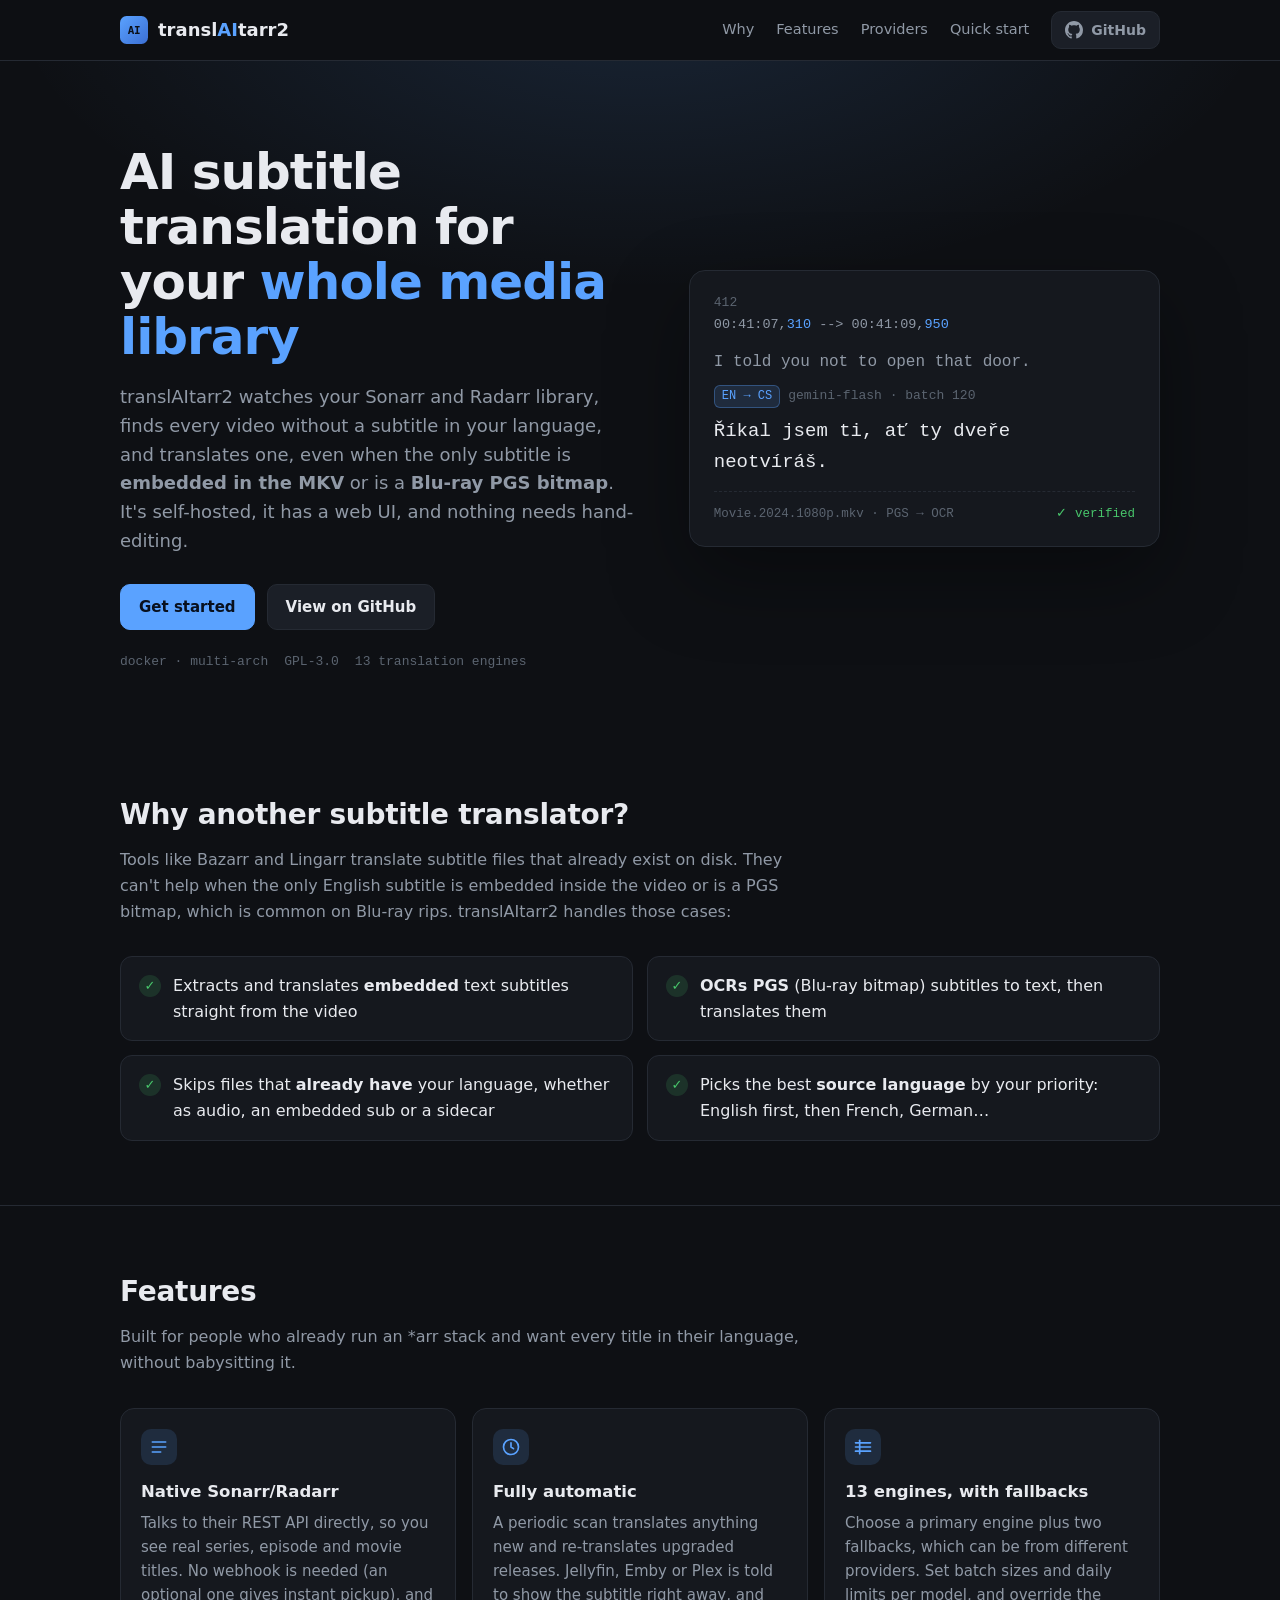
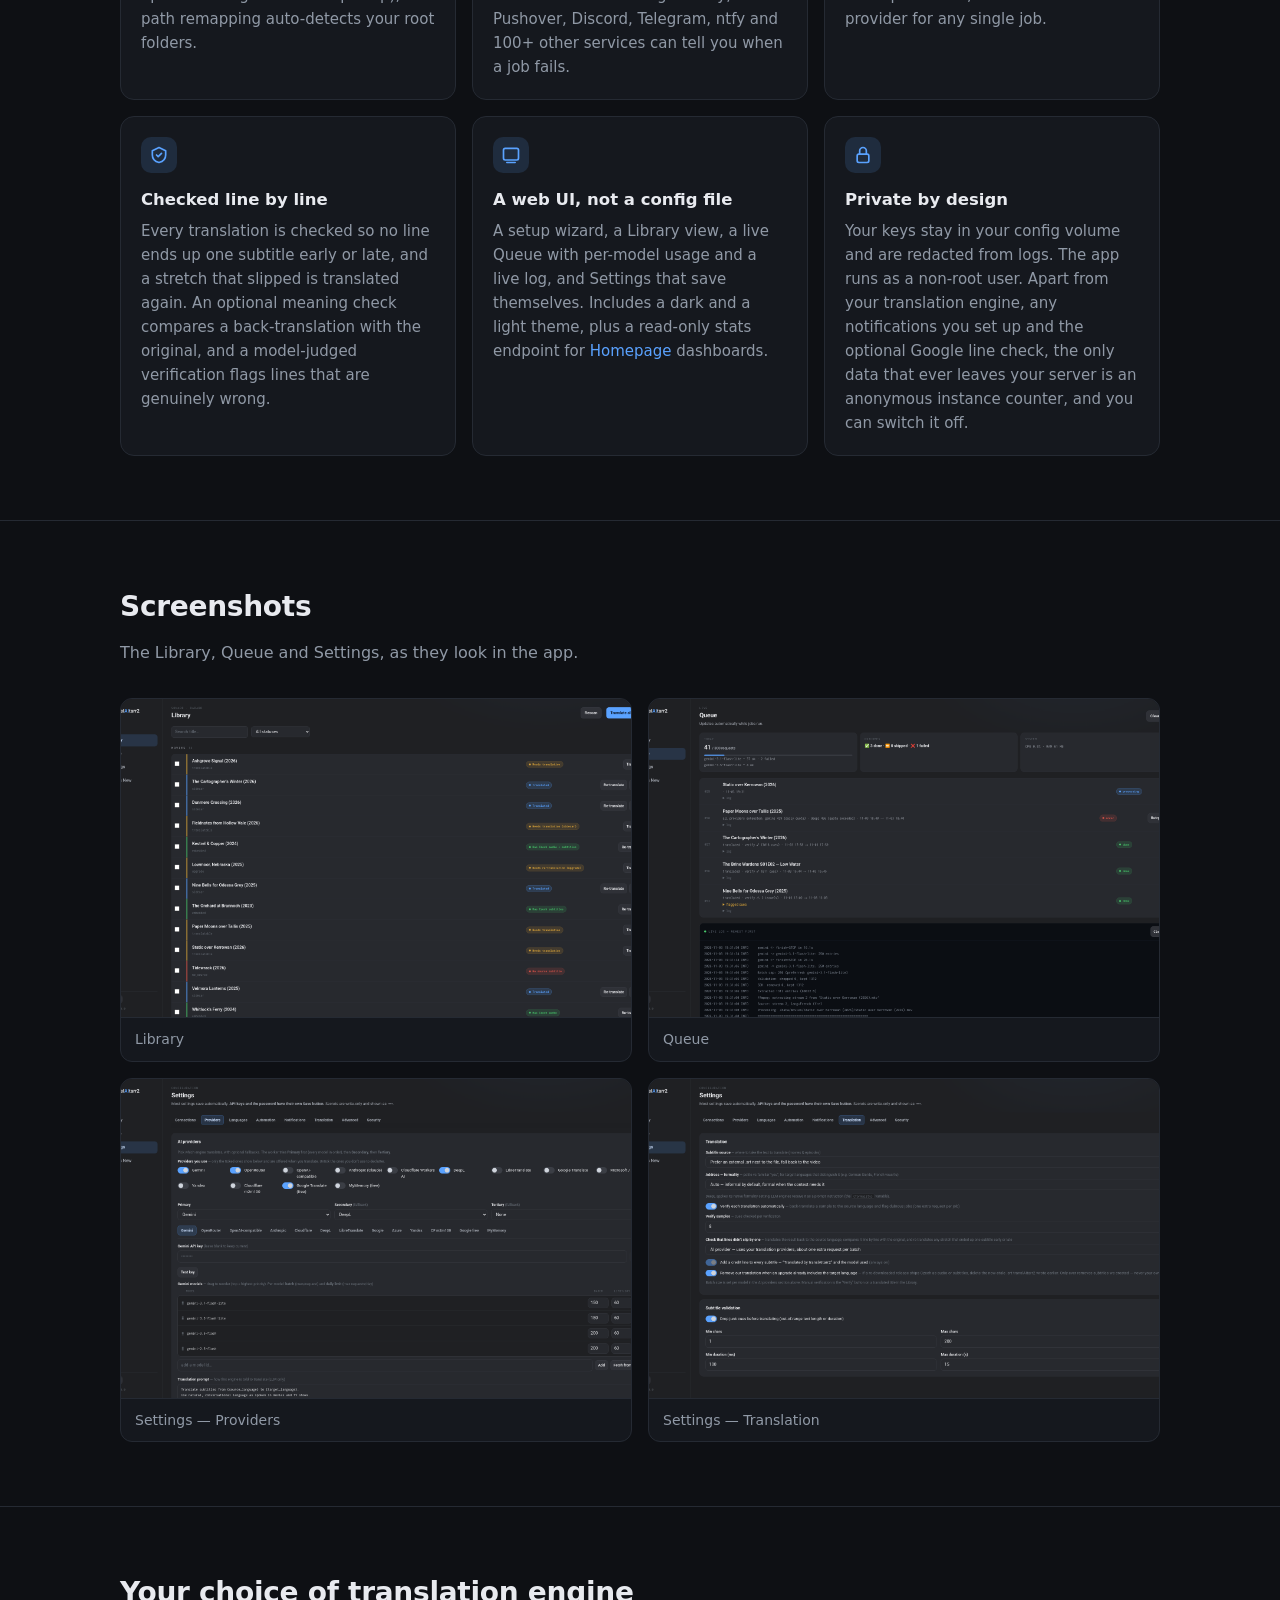
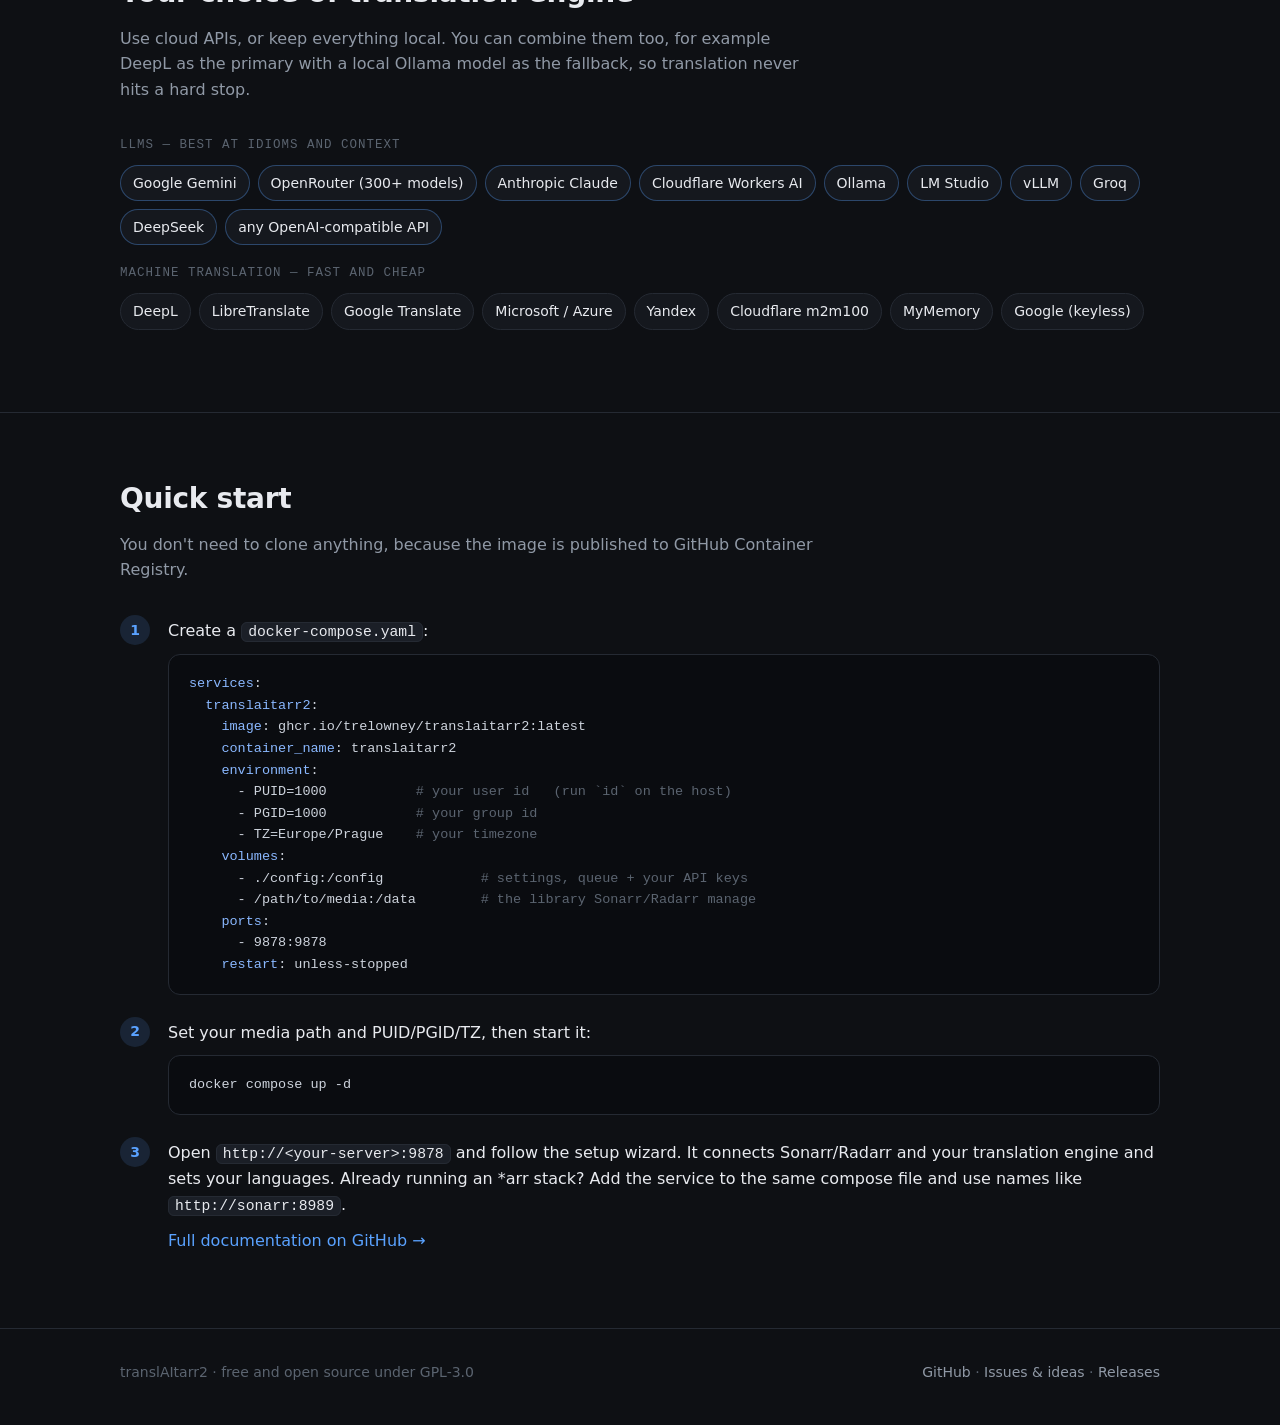
<file: docs/index.html>
<!doctype html>
<html lang="en">
<head>
<meta charset="utf-8">
<meta name="viewport" content="width=device-width, initial-scale=1">
<title>translAItarr2 — AI subtitle translation for Sonarr &amp; Radarr</title>
<meta name="description" content="Self-hosted AI subtitle translation for your media library. Web UI, native Sonarr/Radarr integration, embedded-subtitle extraction and Blu-ray PGS OCR. Gemini, DeepL, Claude, OpenRouter, Ollama and more. Free, open source (GPL-3.0), runs in Docker.">
<meta name="google-site-verification" content="553XyfntnfLbKFiw_TI-IJcmy0oqb47eoVmMJe_8kZE">
<link rel="canonical" href="https://trelowney.github.io/translaitarr2/">
<link rel="icon" href="favicon.svg" type="image/svg+xml">
<meta name="theme-color" content="#0e1014">
<meta property="og:type" content="website">
<meta property="og:title" content="translAItarr2 — AI subtitle translation for Sonarr & Radarr">
<meta property="og:description" content="Translates subtitles for your whole library — even ones embedded in the MKV or burned-in Blu-ray PGS bitmaps. Self-hosted, Docker, 13 translation engines.">
<meta property="og:url" content="https://trelowney.github.io/translaitarr2/">
<meta property="og:image" content="https://trelowney.github.io/translaitarr2/library.png">
<meta name="twitter:card" content="summary_large_image">
<script type="application/ld+json">
{
  "@context": "https://schema.org",
  "@type": "SoftwareApplication",
  "name": "translAItarr2",
  "applicationCategory": "MultimediaApplication",
  "operatingSystem": "Linux, Docker",
  "description": "Self-hosted AI subtitle translation for your media library with a web UI and native Sonarr/Radarr integration, embedded-subtitle extraction and Blu-ray PGS OCR.",
  "url": "https://trelowney.github.io/translaitarr2/",
  "downloadUrl": "https://github.com/trelowney/translaitarr2",
  "codeRepository": "https://github.com/trelowney/translaitarr2",
  "license": "https://www.gnu.org/licenses/gpl-3.0.html",
  "offers": { "@type": "Offer", "price": "0", "priceCurrency": "USD" }
}
</script>
<style>
  :root {
    --bg: #0e1014; --panel: #15181e; --elev: #1b1f27; --line: #252a33;
    --tx: #e8eaef; --dim: #9099a6; --faint: #5b6470;
    --accent: #5aa2ff; --accent-soft: rgba(90,162,255,.14); --accent-line: rgba(90,162,255,.34);
    --green: #48c66b;
    --mono: ui-monospace, SFMono-Regular, Menlo, Consolas, monospace;
  }
  * { box-sizing: border-box; }
  html { scroll-behavior: smooth; }
  body {
    margin: 0; background: var(--bg); color: var(--tx);
    font: 16px/1.6 system-ui, -apple-system, "Segoe UI", Roboto, sans-serif;
    -webkit-font-smoothing: antialiased;
  }
  a { color: var(--accent); text-decoration: none; }
  a:hover { text-decoration: underline; }
  .wrap { max-width: 1080px; margin: 0 auto; padding: 0 20px; }

  /* nav */
  nav { position: sticky; top: 0; z-index: 10; background: rgba(14,16,20,.82); backdrop-filter: blur(10px); border-bottom: 1px solid var(--line); }
  nav .wrap { display: flex; align-items: center; justify-content: space-between; height: 60px; }
  .brand { display: flex; align-items: center; gap: 10px; font-weight: 700; font-size: 18px; color: var(--tx); }
  .brand:hover { text-decoration: none; }
  .brand img { width: 28px; height: 28px; }
  .brand b { color: var(--accent); }
  .navlinks { display: flex; gap: 22px; align-items: center; font-size: 14.5px; }
  .navlinks a { color: var(--dim); }
  .navlinks a:hover { color: var(--tx); text-decoration: none; }
  @media (max-width: 640px) { .navlinks a:not(.btn) { display: none; } }

  .btn { display: inline-flex; align-items: center; gap: 8px; padding: 10px 18px; border-radius: 10px; font-weight: 600; font-size: 15px; border: 1px solid var(--line); color: var(--tx); background: var(--elev); }
  .btn:hover { text-decoration: none; border-color: var(--accent-line); }
  .btn.primary { background: var(--accent); border-color: var(--accent); color: #08101e; }
  .btn.primary:hover { filter: brightness(1.08); }
  .btn.sm { padding: 7px 13px; font-size: 14px; }
  .btn svg { width: 18px; height: 18px; }

  /* hero */
  .hero { padding: 84px 0 56px; background: radial-gradient(900px 420px at 50% -10%, var(--accent-soft), transparent 70%); }
  .hero .wrap { display: grid; grid-template-columns: 1.05fr .95fr; gap: 48px; align-items: center; }
  @media (max-width: 900px) { .hero .wrap { grid-template-columns: 1fr; } .hero { padding-top: 56px; } }
  h1 { font-size: clamp(34px, 5vw, 50px); line-height: 1.1; margin: 0 0 18px; letter-spacing: -.02em; }
  h1 b { color: var(--accent); }
  .lead { color: var(--dim); font-size: 18px; margin: 0 0 28px; max-width: 34em; }
  .cta { display: flex; gap: 12px; flex-wrap: wrap; }
  .meta { margin-top: 22px; font-family: var(--mono); font-size: 13px; color: var(--faint); display: flex; gap: 16px; flex-wrap: wrap; }

  /* the subtitle-cue motif */
  .cue { background: var(--panel); border: 1px solid var(--line); border-radius: 16px; padding: 22px 24px; font-family: var(--mono); box-shadow: 0 30px 80px rgba(0,0,0,.35); }
  .cue .idx { color: var(--faint); font-size: 13px; }
  .cue .time { color: var(--dim); font-size: 13.5px; margin-bottom: 14px; }
  .cue .time b { color: var(--accent); font-weight: 500; }
  .cue .src { color: var(--dim); font-size: 16px; margin-bottom: 10px; }
  .cue .arrow { color: var(--faint); font-size: 13px; margin: 6px 0 8px; display: flex; align-items: center; gap: 8px; }
  .cue .arrow .tag { color: var(--accent); border: 1px solid var(--accent-line); background: var(--accent-soft); border-radius: 6px; padding: 1px 7px; font-size: 12px; }
  .cue .out { color: var(--tx); font-size: 19px; min-height: 2.8em; transition: opacity .45s ease; }
  .cue .out.fade { opacity: 0; }
  .cue .foot { margin-top: 14px; padding-top: 12px; border-top: 1px dashed var(--line); color: var(--faint); font-size: 12.5px; display: flex; justify-content: space-between; }
  .cue .foot .ok { color: var(--green); }

  section { padding: 64px 0; scroll-margin-top: 60px; }
  section + section { border-top: 1px solid var(--line); }
  h2 { font-size: 28px; margin: 0 0 10px; letter-spacing: -.01em; }
  .sub { color: var(--dim); margin: 0 0 32px; max-width: 44em; }

  .checks { display: grid; grid-template-columns: repeat(2, 1fr); gap: 14px; }
  @media (max-width: 720px) { .checks { grid-template-columns: 1fr; } }
  .check { display: flex; gap: 12px; padding: 16px 18px; background: var(--panel); border: 1px solid var(--line); border-radius: 12px; }
  .check i { flex: none; width: 22px; height: 22px; border-radius: 50%; background: rgba(72,198,107,.15); color: var(--green); display: grid; place-items: center; font-style: normal; font-size: 13px; font-weight: 700; margin-top: 2px; }

  .grid { display: grid; grid-template-columns: repeat(3, 1fr); gap: 16px; }
  @media (max-width: 900px) { .grid { grid-template-columns: repeat(2, 1fr); } }
  @media (max-width: 600px) { .grid { grid-template-columns: 1fr; } }
  .card { background: var(--panel); border: 1px solid var(--line); border-radius: 14px; padding: 20px; }
  .card h3 { margin: 0 0 6px; font-size: 16.5px; }
  .card p { margin: 0; color: var(--dim); font-size: 15px; }
  .card .ic { width: 36px; height: 36px; border-radius: 10px; background: var(--accent-soft); color: var(--accent); display: grid; place-items: center; margin-bottom: 14px; }
  .card .ic svg { width: 20px; height: 20px; }

  .shots { display: grid; grid-template-columns: repeat(2, 1fr); gap: 16px; }
  @media (max-width: 720px) { .shots { grid-template-columns: 1fr; } }
  .shots a { display: block; border: 1px solid var(--line); border-radius: 12px; overflow: hidden; background: var(--panel); }
  .shots a:hover { border-color: var(--accent-line); }
  .shots img { display: block; width: 100%; aspect-ratio: 16 / 10; object-fit: cover; object-position: top; }
  .shots figcaption { padding: 10px 14px; font-size: 14px; color: var(--dim); border-top: 1px solid var(--line); }

  .chips { display: flex; flex-wrap: wrap; gap: 8px; margin-bottom: 18px; }
  .chip { padding: 6px 12px; border-radius: 999px; background: var(--panel); border: 1px solid var(--line); font-size: 14px; }
  .chip.llm { border-color: var(--accent-line); }
  .label { font-family: var(--mono); font-size: 12.5px; color: var(--faint); text-transform: uppercase; letter-spacing: .08em; margin: 0 0 10px; }

  pre { margin: 0; background: #0a0c10; border: 1px solid var(--line); border-radius: 12px; padding: 18px 20px; overflow-x: auto; font: 13.5px/1.6 var(--mono); color: #cdd3dc; }
  pre .c { color: var(--faint); }
  pre .k { color: #8ab8ff; }
  .steps { display: grid; gap: 22px; }
  .step { display: grid; grid-template-columns: 34px 1fr; gap: 14px; }
  .step .n { width: 30px; height: 30px; border-radius: 50%; background: var(--accent-soft); color: var(--accent); font-weight: 700; display: grid; place-items: center; font-size: 14px; }
  .step p { margin: 3px 0 10px; }
  .step > div, .hero .wrap > div { min-width: 0; }
  @media (max-width: 480px) { .cue .foot { flex-direction: column; gap: 4px; } .cue .out { font-size: 17px; } }
  @media (max-width: 560px) {
    .hero { padding: 40px 0 36px; }
    section { padding: 44px 0; }
    h2 { font-size: 24px; }
    .sub { margin-bottom: 22px; }
    .step { grid-template-columns: 1fr; gap: 8px; }
    pre { font-size: 12px; padding: 14px; }
    .cue { padding: 18px; }
    footer a { display: inline-block; padding: 8px 2px; }
    .brand { font-size: 17px; }
  }
  code { font-family: var(--mono); font-size: .92em; background: var(--elev); border: 1px solid var(--line); border-radius: 6px; padding: 1px 6px; }

  footer { border-top: 1px solid var(--line); padding: 32px 0 44px; color: var(--faint); font-size: 14px; }
  footer .wrap { display: flex; justify-content: space-between; gap: 16px; flex-wrap: wrap; }
  footer a { color: var(--dim); }
</style>
</head>
<body>

<nav>
  <div class="wrap">
    <a class="brand" href="#"><img src="favicon.svg" alt=""><span>transl<b>AI</b>tarr2</span></a>
    <div class="navlinks">
      <a href="#why">Why</a>
      <a href="#features">Features</a>
      <a href="#providers">Providers</a>
      <a href="#quick-start">Quick start</a>
      <a class="btn sm" href="https://github.com/trelowney/translaitarr2">
        <svg viewBox="0 0 16 16" fill="currentColor" aria-hidden="true"><path d="M8 0C3.58 0 0 3.58 0 8c0 3.54 2.29 6.53 5.47 7.59.4.07.55-.17.55-.38 0-.19-.01-.82-.01-1.49-2.01.37-2.53-.49-2.69-.94-.09-.23-.48-.94-.82-1.13-.28-.15-.68-.52-.01-.53.63-.01 1.08.58 1.23.82.72 1.21 1.87.87 2.33.66.07-.52.28-.87.51-1.07-1.78-.2-3.64-.89-3.64-3.95 0-.87.31-1.59.82-2.15-.08-.2-.36-1.02.08-2.12 0 0 .67-.21 2.2.82.64-.18 1.32-.27 2-.27.68 0 1.36.09 2 .27 1.53-1.04 2.2-.82 2.2-.82.44 1.1.16 1.92.08 2.12.51.56.82 1.27.82 2.15 0 3.07-1.87 3.75-3.65 3.95.29.25.54.73.54 1.48 0 1.07-.01 1.93-.01 2.2 0 .21.15.46.55.38A8.013 8.013 0 0016 8c0-4.42-3.58-8-8-8z"/></svg>
        GitHub
      </a>
    </div>
  </div>
</nav>

<header class="hero">
  <div class="wrap">
    <div>
      <h1>AI subtitle translation for your <b>whole media library</b></h1>
      <p class="lead">translAItarr2 watches your Sonarr and Radarr library, finds every video without a subtitle in your language, and translates one, even when the only subtitle is <strong>embedded in the MKV</strong> or is a <strong>Blu-ray PGS bitmap</strong>. It's self-hosted, it has a web UI, and nothing needs hand-editing.</p>
      <div class="cta">
        <a class="btn primary" href="#quick-start">Get started</a>
        <a class="btn" href="https://github.com/trelowney/translaitarr2">View on GitHub</a>
      </div>
      <div class="meta"><span>docker · multi-arch</span><span>GPL-3.0</span><span>13 translation engines</span></div>
    </div>

    <div class="cue" aria-label="Example: a subtitle cue being translated">
      <div class="idx">412</div>
      <div class="time">00:41:07,<b>310</b> --&gt; 00:41:09,<b>950</b></div>
      <div class="src">I told you not to open that door.</div>
      <div class="arrow"><span class="tag" id="cue-lang">EN → CS</span> gemini-flash · batch 120</div>
      <div class="out" id="cue-out">Říkal jsem ti, ať ty dveře neotvíráš.</div>
      <div class="foot"><span>Movie.2024.1080p.mkv · PGS → OCR</span><span class="ok">✓ verified</span></div>
    </div>
  </div>
</header>

<main>
<section id="why">
  <div class="wrap">
    <h2>Why another subtitle translator?</h2>
    <p class="sub">Tools like Bazarr and Lingarr translate subtitle files that already exist on disk. They can't help when the only English subtitle is embedded inside the video or is a PGS bitmap, which is common on Blu-ray rips. translAItarr2 handles those cases:</p>
    <div class="checks">
      <div class="check"><i>✓</i><div>Extracts and translates <strong>embedded</strong> text subtitles straight from the video</div></div>
      <div class="check"><i>✓</i><div><strong>OCRs PGS</strong> (Blu-ray bitmap) subtitles to text, then translates them</div></div>
      <div class="check"><i>✓</i><div>Skips files that <strong>already have</strong> your language, whether as audio, an embedded sub or a sidecar</div></div>
      <div class="check"><i>✓</i><div>Picks the best <strong>source language</strong> by your priority: English first, then French, German…</div></div>
    </div>
  </div>
</section>

<section id="features">
  <div class="wrap">
    <h2>Features</h2>
    <p class="sub">Built for people who already run an *arr stack and want every title in their language, without babysitting it.</p>
    <div class="grid">
      <div class="card"><div class="ic"><svg viewBox="0 0 24 24" fill="none" stroke="currentColor" stroke-width="2" stroke-linecap="round" stroke-linejoin="round"><path d="M4 6h16M4 12h16M4 18h10"/></svg></div><h3>Native Sonarr/Radarr</h3><p>Talks to their REST API directly, so you see real series, episode and movie titles. No webhook is needed (an optional one gives instant pickup), and path remapping auto-detects your root folders.</p></div>
      <div class="card"><div class="ic"><svg viewBox="0 0 24 24" fill="none" stroke="currentColor" stroke-width="2" stroke-linecap="round" stroke-linejoin="round"><circle cx="12" cy="12" r="9"/><path d="M12 7v5l3 2"/></svg></div><h3>Fully automatic</h3><p>A periodic scan translates anything new and re-translates upgraded releases. Jellyfin, Emby or Plex is told to show the subtitle right away, and Pushover, Discord, Telegram, ntfy and 100+ other services can tell you when a job fails.</p></div>
      <div class="card"><div class="ic"><svg viewBox="0 0 24 24" fill="none" stroke="currentColor" stroke-width="2" stroke-linecap="round" stroke-linejoin="round"><path d="M3 7h18M3 12h18M3 17h18"/><path d="M8 4v16"/></svg></div><h3>13 engines, with fallbacks</h3><p>Choose a primary engine plus two fallbacks, which can be from different providers. Set batch sizes and daily limits per model, and override the provider for any single job.</p></div>
      <div class="card"><div class="ic"><svg viewBox="0 0 24 24" fill="none" stroke="currentColor" stroke-width="2" stroke-linecap="round" stroke-linejoin="round"><path d="M9 12l2 2 4-4"/><path d="M12 3l8 4v5c0 5-3.5 8-8 9-4.5-1-8-4-8-9V7z"/></svg></div><h3>Checked line by line</h3><p>Every translation is checked so no line ends up one subtitle early or late, and a stretch that slipped is translated again. An optional meaning check compares a back-translation with the original, and a model-judged verification flags lines that are genuinely wrong.</p></div>
      <div class="card"><div class="ic"><svg viewBox="0 0 24 24" fill="none" stroke="currentColor" stroke-width="2" stroke-linecap="round" stroke-linejoin="round"><rect x="3" y="4" width="18" height="14" rx="2"/><path d="M7 21h10"/></svg></div><h3>A web UI, not a config file</h3><p>A setup wizard, a Library view, a live Queue with per-model usage and a live log, and Settings that save themselves. Includes a dark and a light theme, plus a read-only stats endpoint for <a href="https://gethomepage.dev">Homepage</a> dashboards.</p></div>
      <div class="card"><div class="ic"><svg viewBox="0 0 24 24" fill="none" stroke="currentColor" stroke-width="2" stroke-linecap="round" stroke-linejoin="round"><rect x="5" y="11" width="14" height="10" rx="2"/><path d="M8 11V7a4 4 0 018 0v4"/></svg></div><h3>Private by design</h3><p>Your keys stay in your config volume and are redacted from logs. The app runs as a non-root user. Apart from your translation engine, any notifications you set up and the optional Google line check, the only data that ever leaves your server is an anonymous instance counter, and you can switch it off.</p></div>
    </div>
  </div>
</section>

<section id="screenshots">
  <div class="wrap">
    <h2>Screenshots</h2>
    <p class="sub">The Library, Queue and Settings, as they look in the app.</p>
    <div class="shots">
      <a href="library.png"><figure style="margin:0"><img src="library.png" alt="Library view: movies and TV shows with their subtitle status" loading="lazy"><figcaption>Library</figcaption></figure></a>
      <a href="queue.png"><figure style="margin:0"><img src="queue.png" alt="Queue: translation jobs, model usage and live log" loading="lazy"><figcaption>Queue</figcaption></figure></a>
      <a href="settings-providers.png"><figure style="margin:0"><img src="settings-providers.png" alt="Settings: AI provider configuration" loading="lazy"><figcaption>Settings — Providers</figcaption></figure></a>
      <a href="settings-translation.png"><figure style="margin:0"><img src="settings-translation.png" alt="Settings: translation options" loading="lazy"><figcaption>Settings — Translation</figcaption></figure></a>
    </div>
  </div>
</section>

<section id="providers">
  <div class="wrap">
    <h2>Your choice of translation engine</h2>
    <p class="sub">Use cloud APIs, or keep everything local. You can combine them too, for example DeepL as the primary with a local Ollama model as the fallback, so translation never hits a hard stop.</p>
    <p class="label">LLMs — best at idioms and context</p>
    <div class="chips">
      <span class="chip llm">Google Gemini</span><span class="chip llm">OpenRouter (300+ models)</span><span class="chip llm">Anthropic Claude</span><span class="chip llm">Cloudflare Workers AI</span><span class="chip llm">Ollama</span><span class="chip llm">LM Studio</span><span class="chip llm">vLLM</span><span class="chip llm">Groq</span><span class="chip llm">DeepSeek</span><span class="chip llm">any OpenAI-compatible API</span>
    </div>
    <p class="label">Machine translation — fast and cheap</p>
    <div class="chips">
      <span class="chip">DeepL</span><span class="chip">LibreTranslate</span><span class="chip">Google Translate</span><span class="chip">Microsoft / Azure</span><span class="chip">Yandex</span><span class="chip">Cloudflare m2m100</span><span class="chip">MyMemory</span><span class="chip">Google (keyless)</span>
    </div>
  </div>
</section>

<section id="quick-start">
  <div class="wrap">
    <h2>Quick start</h2>
    <p class="sub">You don't need to clone anything, because the image is published to GitHub Container Registry.</p>
    <div class="steps">
      <div class="step"><div class="n">1</div><div>
        <p>Create a <code>docker-compose.yaml</code>:</p>
<pre><span class="k">services</span>:
  <span class="k">translaitarr2</span>:
    <span class="k">image</span>: ghcr.io/trelowney/translaitarr2:latest
    <span class="k">container_name</span>: translaitarr2
    <span class="k">environment</span>:
      - PUID=1000           <span class="c"># your user id   (run `id` on the host)</span>
      - PGID=1000           <span class="c"># your group id</span>
      - TZ=Europe/Prague    <span class="c"># your timezone</span>
    <span class="k">volumes</span>:
      - ./config:/config            <span class="c"># settings, queue + your API keys</span>
      - /path/to/media:/data        <span class="c"># the library Sonarr/Radarr manage</span>
    <span class="k">ports</span>:
      - 9878:9878
    <span class="k">restart</span>: unless-stopped</pre>
      </div></div>
      <div class="step"><div class="n">2</div><div>
        <p>Set your media path and PUID/PGID/TZ, then start it:</p>
        <pre>docker compose up -d</pre>
      </div></div>
      <div class="step"><div class="n">3</div><div>
        <p>Open <code>http://&lt;your-server&gt;:9878</code> and follow the setup wizard. It connects Sonarr/Radarr and your translation engine and sets your languages. Already running an *arr stack? Add the service to the same compose file and use names like <code>http://sonarr:8989</code>.</p>
        <p><a href="https://github.com/trelowney/translaitarr2#readme">Full documentation on GitHub →</a></p>
      </div></div>
    </div>
  </div>
</section>
</main>

<footer>
  <div class="wrap">
    <span>translAItarr2 · free and open source under GPL-3.0</span>
    <span><a href="https://github.com/trelowney/translaitarr2">GitHub</a> · <a href="https://github.com/trelowney/translaitarr2/issues">Issues &amp; ideas</a> · <a href="https://github.com/trelowney/translaitarr2/releases">Releases</a></span>
  </div>
</footer>

<script>
  // Cycle the demo cue through a few target languages, like the app's boot splash.
  (() => {
    const out = document.getElementById("cue-out"), tag = document.getElementById("cue-lang");
    const langs = [
      ["CS", "Říkal jsem ti, ať ty dveře neotvíráš."],
      ["DE", "Ich habe dir gesagt, du sollst die Tür nicht öffnen."],
      ["ES", "Te dije que no abrieras esa puerta."],
      ["FR", "Je t'avais dit de ne pas ouvrir cette porte."],
      ["PL", "Mówiłem ci, żebyś nie otwierał tych drzwi."],
      ["IT", "Ti avevo detto di non aprire quella porta."],
    ];
    if (matchMedia("(prefers-reduced-motion: reduce)").matches) return;
    let i = 0;
    setInterval(() => {
      out.classList.add("fade");
      setTimeout(() => {
        i = (i + 1) % langs.length;
        tag.textContent = "EN → " + langs[i][0];
        out.textContent = langs[i][1];
        out.classList.remove("fade");
      }, 450);
    }, 3200);
  })();
</script>
</body>
</html>
</file>
